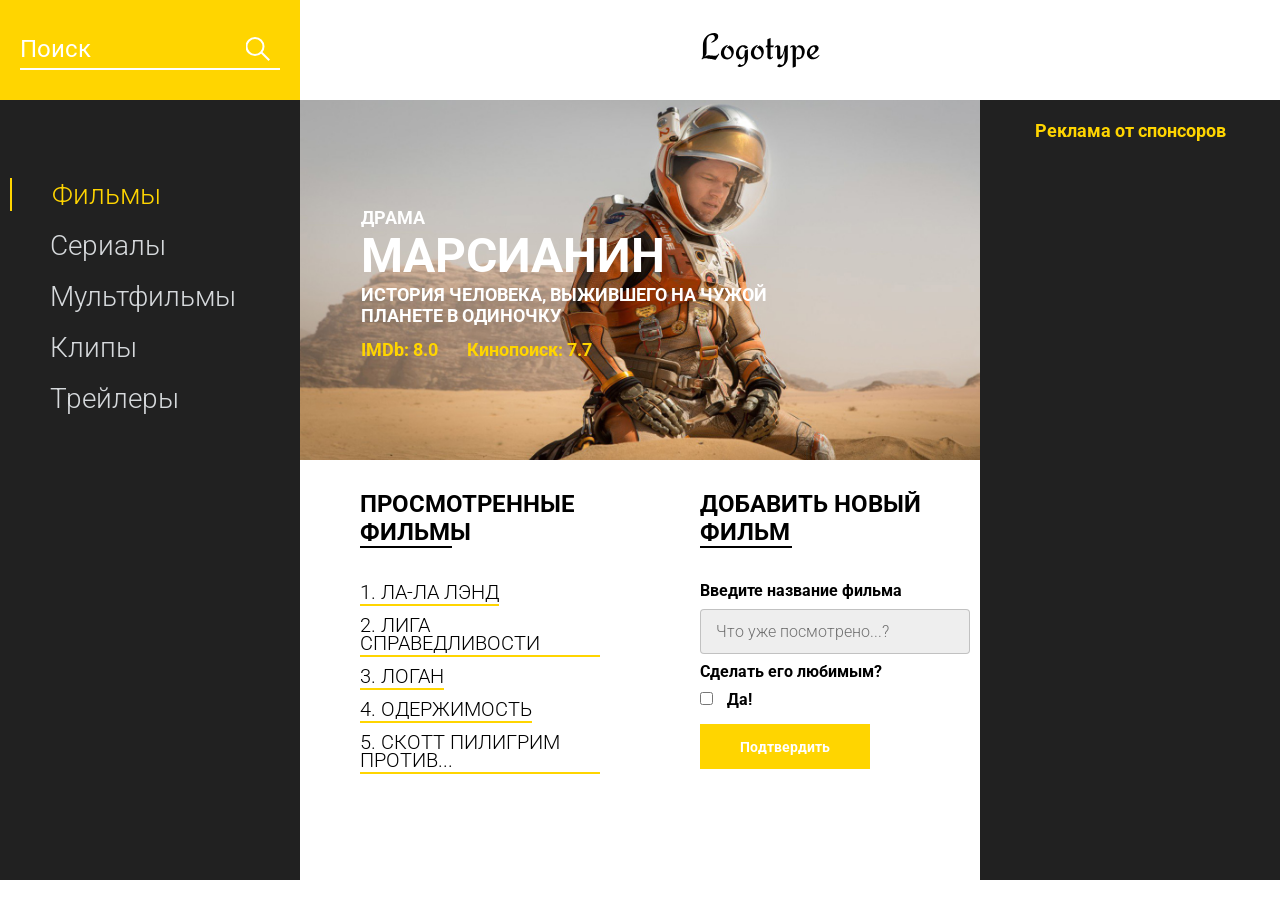
<file: project 1/index.html>
<!DOCTYPE html>
<html lang="en">
<head>
    <meta charset="UTF-8">
    <meta name="viewport" content="width=device-width, initial-scale=1.0">
    <title>Movie DB</title>
    <link href="https://fonts.googleapis.com/css?family=Roboto:300,400,700&display=swap&subset=cyrillic-ext" rel="stylesheet">
    <link rel="stylesheet" href="css/style.min.css">
</head>
<body>
    <header class="header">
        <div class="header__search">
            <form action="#">
                <input type="text" placeholder="Поиск">
            </form>
        </div>
        <div class="header__logo">
            <img src="icons/Logotype.svg" alt="logo">
        </div>
    </header>
    <main class="promo">
        <div class="promo__menu">
            <nav class="promo__menu-list">
                <ul>
                    <li><a class="promo__menu-item promo__menu-item_active" href="#">Фильмы</a></li>
                    <li><a class="promo__menu-item" href="#">Сериалы</a></li>
                    <li><a class="promo__menu-item" href="#">Мультфильмы</a></li>
                    <li><a class="promo__menu-item" href="#">Клипы</a></li>
                    <li><a class="promo__menu-item" href="#">Трейлеры</a></li>
                </ul>
            </nav>
        </div>
        <div class="promo__content">
            <div class="promo__bg">
                <div class="promo__genre">КОМЕДИЯ</div>
                <div class="promo__title">МАРСИАНИН</div>
                <div class="promo__descr">ИСТОРИЯ ЧЕЛОВЕКА, ВЫЖИВШЕГО НА ЧУЖОЙ ПЛАНЕТЕ В ОДИНОЧКУ</div>
                <div class="promo__ratings">
                    <span>IMDb: 8.0</span>
                    <span>Кинопоиск: 7.7</span>
                </div>
            </div>
            <div class="promo__interactive">
                <div>
                    <div class="promo__interactive-title">ПРОСМОТРЕННЫЕ ФИЛЬМЫ</div>
                    <ul class="promo__interactive-list">
                        <li class="promo__interactive-item">ЛОГАН
                            <div class="delete"></div>
                        </li>
                        <li class="promo__interactive-item">ЛИГА СПРАВЕДЛИВОСТИ
                            <div class="delete"></div>
                        </li>
                        <li class="promo__interactive-item">ЛА-ЛА ЛЭНД
                            <div class="delete"></div>
                        </li>
                        <li class="promo__interactive-item">ОДЕРЖИМОСТЬ
                            <div class="delete"></div>
                        </li>
                        <li class="promo__interactive-item">СКОТТ ПИЛИГРИМ ПРОТИВ...
                            <div class="delete"></div>
                        </li>
                    </ul>
                </div>
                <div>
                    <form class="add">
                        <div class="promo__interactive-title">ДОБАВИТЬ НОВЫЙ ФИЛЬМ</div>
                        <span>Введите название фильма</span>
                        <input class="adding__input" type="text" placeholder="Что уже посмотрено...?">
                        <span>Сделать его любимым?</span>
                        <input type="checkbox">
                        <span class="yes">Да!</span>
                        <button>Подтвердить</button>
                    </form>
                </div>
            </div>
        </div>
        <div class="promo__adv">
            <div class="promo__adv-title">Реклама от спонсоров</div>
            <img src="img/content_1.jpg" alt="some picture">
            <img src="img/content_2.jpg" alt="some picture">
            <img src="img/content_3.png" alt="some picture">
        </div>
    </main>

    <script src="js/script.js"></script>
</body>
</html>
</file>
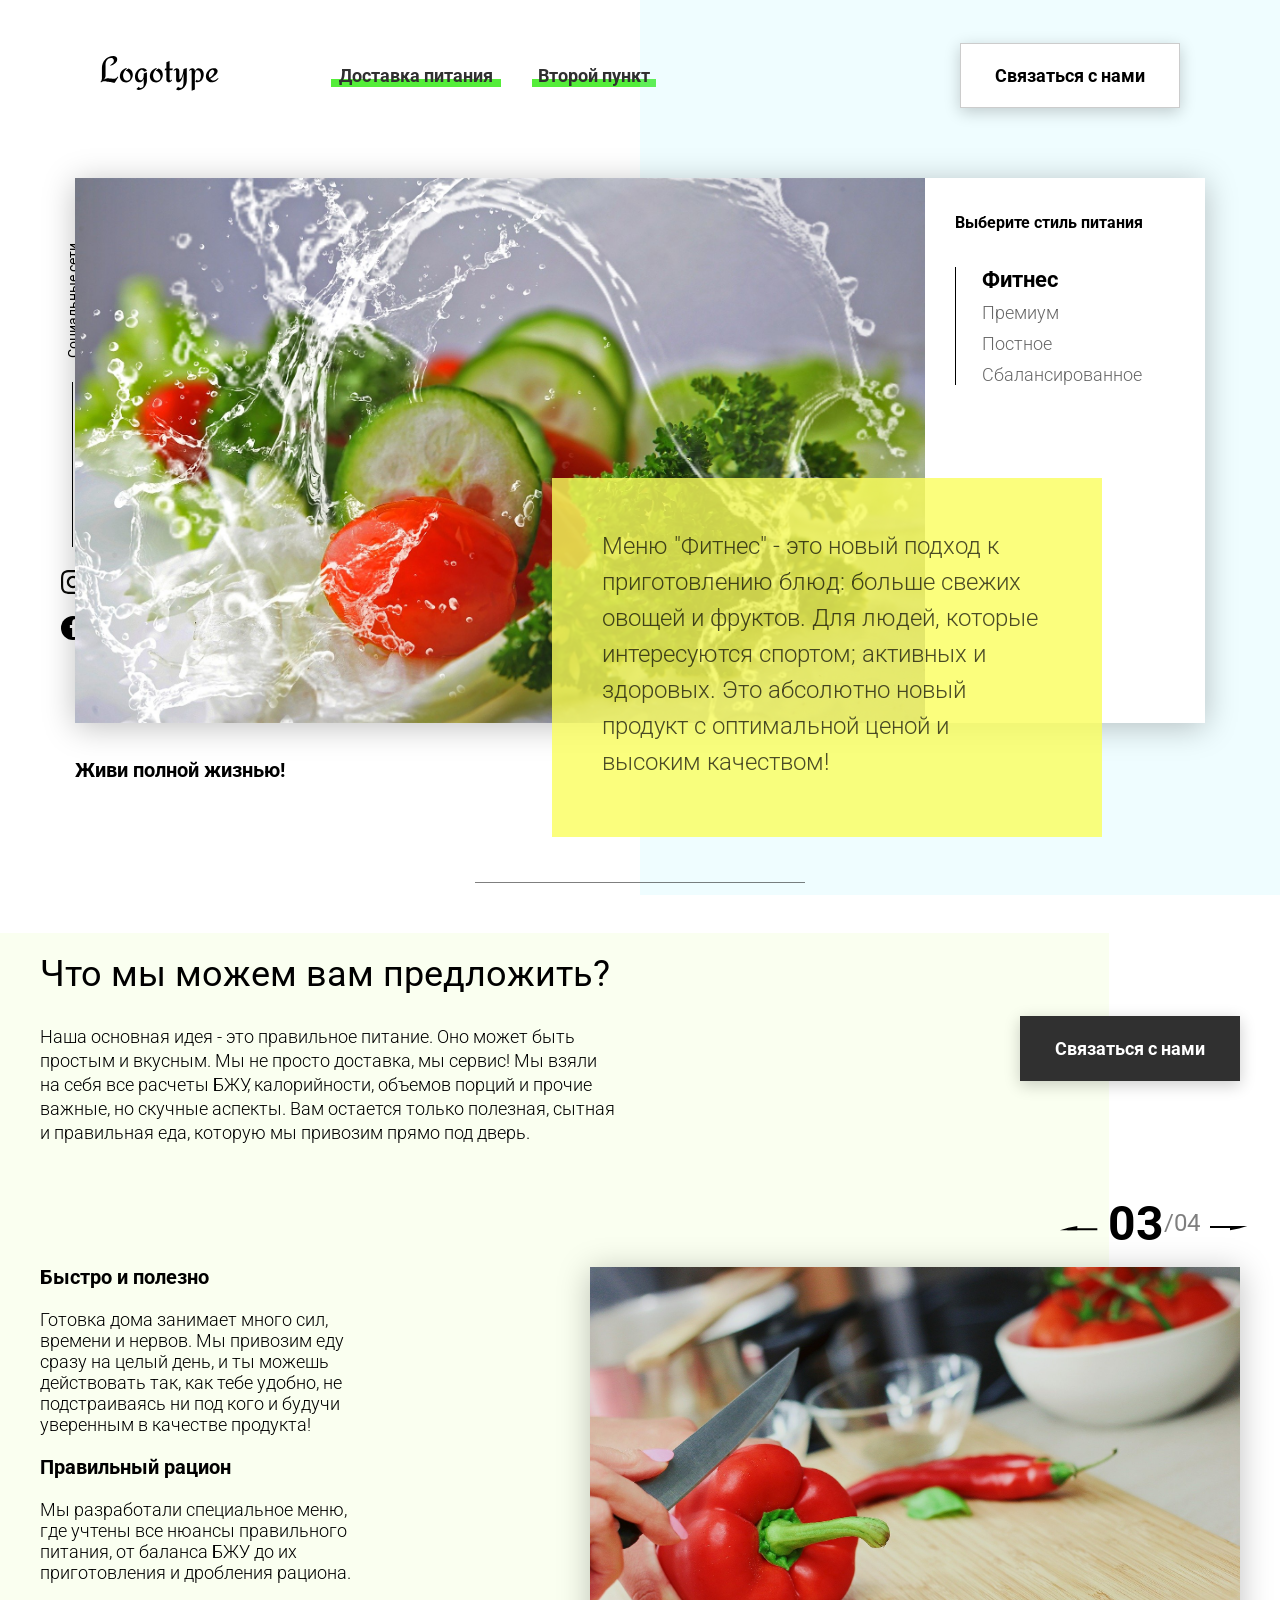
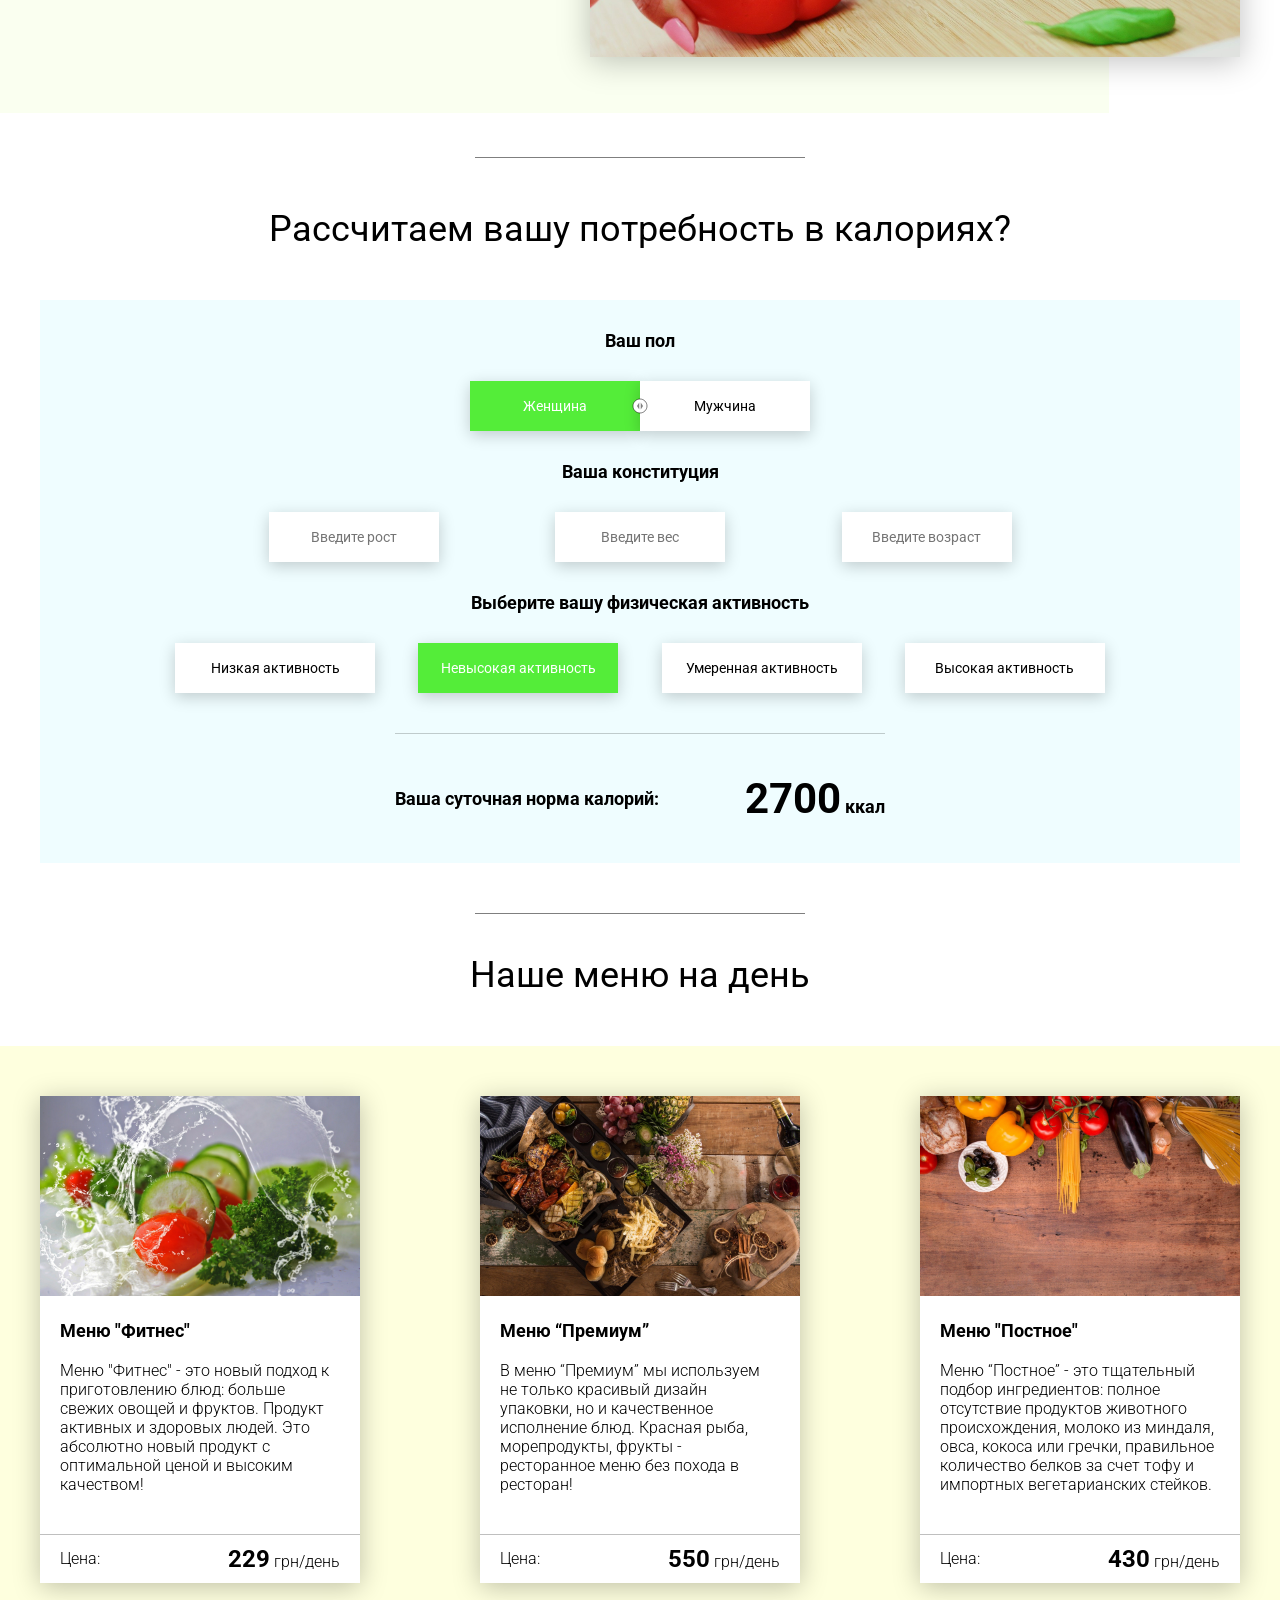
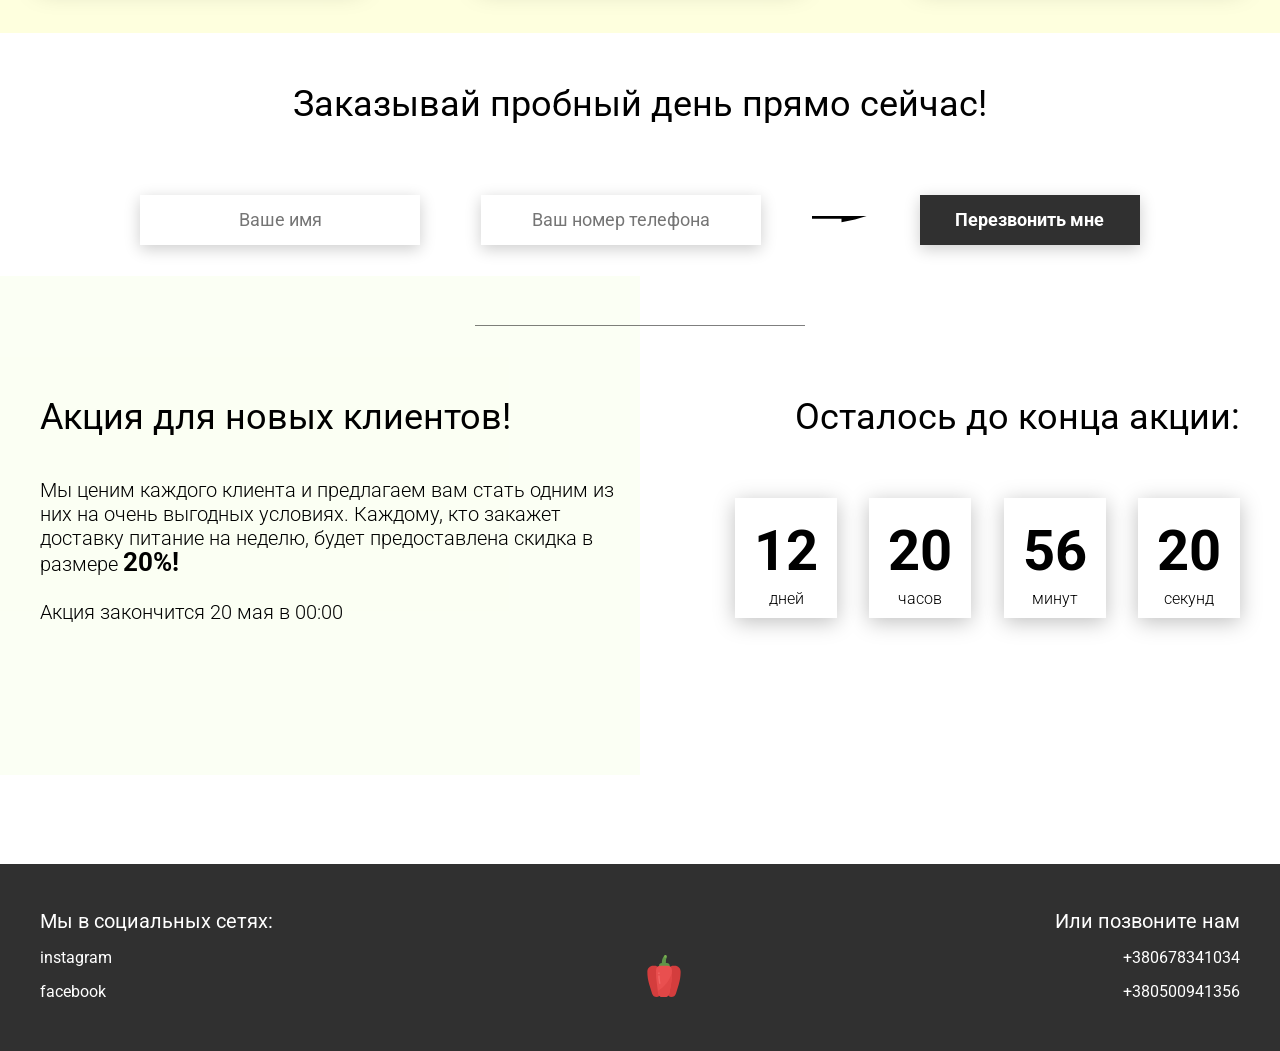
<file: project 2/index.html>
<!DOCTYPE html>
<html lang="en">
<head>
    <meta charset="UTF-8">
    <meta name="viewport" content="width=device-width, initial-scale=1.0">
    <title>Food</title>
    <link rel="stylesheet" href="css/style.css">
</head>
<body>
    <header class="header">
        <div class="header__left-block">
            <div class="header__logo">
                <img src="icons/logo.svg" alt="Логотип">
            </div>
            <nav class="header__links">
                <a href="#" class="header__link">Доставка питания</a>
                <a href="#" class="header__link">Второй пункт</a>
            </nav>
        </div>
        <div class="header__right-block">
            <button class="btn btn_white">Связаться с нами</button>
        </div>
    </header>
    <div class="sidepanel">
        <div class="sidepanel__text"><span>Социальные сети</span></div>
        <div class="sidepanel__divider"></div>
        <a href="#" class="sidepanel__icon">
            <img src="icons/instagram.svg" alt="instagram">
        </a>
        <a href="#" class="sidepanel__icon">
            <img src="icons/facebook.svg" alt="facebook">
        </a>
    </div>

    <div class="preview">
        <div class="bgc_blue"></div>
        <div class="container">
            <div class="tabcontainer">
                <div class="tabcontent">
                    <img src="img/tabs/vegy.jpg" alt="vegy">
                    <div class="tabcontent__descr">
                        Меню "Фитнес" - это новый подход к приготовлению блюд: больше свежих овощей и фруктов. Для людей, которые интересуются спортом; активных и здоровых. Это абсолютно новый продукт с оптимальной ценой и высоким качеством!
                    </div>
                </div>
                <div class="tabcontent">
                    <img src="img/tabs/elite.jpg" alt="elite">
                    <div class="tabcontent__descr">
                        Меню “Премиум” - мы используем не только красивый дизайн упаковки, но и качественное исполнение блюд. Красная рыба, морепродукты, фрукты - ресторанное меню без похода в ресторан!                                     
                    </div>
                </div> 
                 <div class="tabcontent">
                    <img src="img/tabs/post.jpg" alt="post">
                    <div class="tabcontent__descr">
                        Наше специальное “Постное меню” - это тщательный подбор ингредиентов: полное отсутствие продуктов животного происхождения. Полная гармония с собой и природой в каждом элементе! Все будет Ом!                                     
                    </div>
                </div>
                <div class="tabcontent">
                    <img src="img/tabs/vegy.jpg" alt="vegy">
                    <div class="tabcontent__descr">
                        Меню "Сбалансированное" - это соответствие вашего рациона всем научным рекомендациям. Мы тщательно просчитываем вашу потребность в к/б/ж/у и создаем лучшие блюда для вас.
                    </div>
                </div> 
                <div class="tabheader">
                    <h3>Выберите стиль питания</h3>
                    <div class="tabheader__items">
                        <div class="tabheader__item tabheader__item_active">Фитнес</div>
                        <div class="tabheader__item">Премиум</div>
                        <div class="tabheader__item">Постное</div>
                        <div class="tabheader__item">Сбалансированное</div>
                    </div>
                </div>
            </div>
            <div class="preview__life">Живи полной жизнью!</div>
        </div>
    </div>

    <div class="divider"></div>

    <div class="offer">
        <div class="bgc_y"></div>
        <div class="container">
            <div class="offer__text">
                <h2 class="title">Что мы можем вам предложить?</h2>
                <div class="offer__descr">
                    Наша основная идея - это правильное питание. Оно может быть простым и вкусным. Мы не просто доставка, мы сервис! Мы взяли на себя все расчеты БЖУ, калорийности, объемов порций и прочие важные, но скучные аспекты. Вам остается только полезная, сытная и правильная еда, которую мы привозим прямо под дверь.
                </div>
            </div>
            <div class="offer__action">
                <button class="btn btn_dark">Связаться с нами</button>
            </div>
        </div>
        <div class="container">
            <div class="offer__advantages">
                <h2>Быстро и полезно</h2>
                <div class="offer__advantages-text">
                    Готовка дома занимает много сил, времени и нервов. Мы привозим еду сразу на целый день, и ты можешь действовать так, как тебе удобно, не подстраиваясь ни под кого и будучи уверенным в качестве продукта!
                </div>
                <h2>Правильный рацион</h2>
                <div class="offer__advantages-text">
                    Мы разработали специальное меню, где учтены все нюансы правильного питания, от баланса БЖУ до их приготовления и дробления рациона.
                </div>
            </div>
            <div class="offer__slider">
                <div class="offer__slider-counter">
                    <div class="offer__slider-prev">
                        <img src="icons/left.svg" alt="prev">
                    </div>
                    <span id="current">03</span>
                    /
                    <span id="total">04</span>
                    <div class="offer__slider-next">
                        <img src="icons/right.svg" alt="next">
                    </div>
                </div>
                <div class="offer__slider-wrapper">
                    <div class="offer__slide">
                        <img src="img/slider/pepper.jpg" alt="pepper">
                    </div>
                    <!-- <div class="offer__slide">
                        <img src="img/slider/food-12.jpg" alt="food">
                    </div>
                    <div class="offer__slide">
                        <img src="img/slider/olive-oil.jpg" alt="oil">
                    </div>
                    <div class="offer__slide">
                        <img src="img/slider/paprika.jpg" alt="paprika">
                    </div> -->
                </div>
            </div>
        </div>
    </div>

    <div class="divider"></div>

    <div class="calculating">
        <div class="container">
            <h2 class="title">Рассчитаем вашу потребность в калориях?
            </h2>
            <div class="calculating__field">
                <div class="calculating__subtitle">
                    Ваш пол
                </div>
                <div class="calculating__choose" id="gender">
                    <div class="calculating__choose-item calculating__choose-item_active">Женщина</div>
                    <div class="calculating__choose-item">Мужчина</div>
                </div>

                <div class="calculating__subtitle">
                    Ваша конституция
                </div>
                <div class="calculating__choose calculating__choose_medium">
                    <input type="text" id="height" placeholder="Введите рост" class="calculating__choose-item">
                    <input type="text" id="weight" placeholder="Введите вес"  class="calculating__choose-item">
                    <input type="text" id="age" placeholder="Введите возраст" class="calculating__choose-item">
                </div>

                <div class="calculating__subtitle">
                    Выберите вашу физическая активность
                </div>
                <div class="calculating__choose calculating__choose_big">
                    <div id="low" class="calculating__choose-item">Низкая активность </div>
                    <div id="small"  class="calculating__choose-item calculating__choose-item_active">Невысокая активность</div>
                    <div id="medium" class="calculating__choose-item">Умеренная активность</div>
                    <div id="high" class="calculating__choose-item">Высокая активность</div>
                </div>

                <div class="calculating__divider"></div>

                <div class="calculating__total">
                    <div class="calculating__subtitle">
                        Ваша суточная норма калорий:
                    </div>
                    <div class="calculating__result">
                        <span>2700</span> ккал
                    </div>
                </div>
            </div>
        </div>
    </div>

    <div class="divider"></div>

    <div class="menu">
        <h2 class="title">Наше меню на день</h2>

        <div class="menu__field">
            <div class="container">
                <div class="menu__item">
                    <img src="img/tabs/vegy.jpg" alt="vegy">
                    <h3 class="menu__item-subtitle">Меню "Фитнес"</h3>
                    <div class="menu__item-descr">Меню "Фитнес" - это новый подход к приготовлению блюд: больше свежих овощей и фруктов. Продукт активных и здоровых людей. Это абсолютно новый продукт с оптимальной ценой и высоким качеством!</div>
                    <div class="menu__item-divider"></div>
                    <div class="menu__item-price">
                        <div class="menu__item-cost">Цена:</div>
                        <div class="menu__item-total"><span>229</span> грн/день</div>
                    </div>
                </div>
                <div class="menu__item">
                    <img src="img/tabs/elite.jpg" alt="elite">
                    <h3 class="menu__item-subtitle">Меню “Премиум”</h3>
                    <div class="menu__item-descr">В меню “Премиум” мы используем не только красивый дизайн упаковки, но и качественное исполнение блюд. Красная рыба, морепродукты, фрукты - ресторанное меню без похода в ресторан!</div>
                    <div class="menu__item-divider"></div>
                    <div class="menu__item-price">
                        <div class="menu__item-cost">Цена:</div>
                        <div class="menu__item-total"><span>550</span> грн/день</div>
                    </div>
                </div>
                <div class="menu__item">
                    <img src="img/tabs/post.jpg" alt="post">
                    <h3 class="menu__item-subtitle">Меню "Постное"</h3>
                    <div class="menu__item-descr">Меню “Постное” - это тщательный подбор ингредиентов: полное отсутствие продуктов животного происхождения, молоко из миндаля, овса, кокоса или гречки, правильное количество белков за счет тофу и импортных вегетарианских стейков. </div>
                    <div class="menu__item-divider"></div>
                    <div class="menu__item-price">
                        <div class="menu__item-cost">Цена:</div>
                        <div class="menu__item-total"><span>430</span> грн/день</div>
                    </div>
                </div>
            </div>
        </div>
    </div>

    <div class="order">
        <div class="container">
            <div class="title">Заказывай пробный день прямо сейчас!</div>
            <form action="#" class="order__form">
                <input required placeholder="Ваше имя" name="name" type="text" class="order__input">
                <input required placeholder="Ваш номер телефона" name="phone" type="phone" class="order__input">
                <img src="icons/right.svg" alt="right">
                <button class="btn btn_dark btn_min">Перезвонить мне</button>
            </form>
        </div>
    </div>

    <div class="divider"></div>

    <div class="promotion">
        <div class="bgc_y"></div>
        <div class="container">
            <div class="promotion__text">
                <div class="title">Акция для новых клиентов!</div>
                <div class="promotion__descr">
                    Мы ценим каждого клиента и предлагаем вам стать одним из них на очень выгодных условиях. 
                    Каждому, кто закажет доставку питание на неделю, будет предоставлена скидка в размере <span>20%!</span>
                    <br><br>
                    Акция закончится 20 мая в 00:00
                </div>
            </div>
            <div class="promotion__timer">
                <div class="title">Осталось до конца акции:</div>
                <div class="timer">
                    <div class="timer__block">
                        <span id="days">12</span>
                        дней
                    </div>
                    <div class="timer__block">
                        <span id="hours">20</span>
                        часов
                    </div>
                    <div class="timer__block">
                        <span id="minutes">56</span>
                        минут
                    </div>
                    <div class="timer__block">
                        <span id="seconds">20</span>
                        секунд
                    </div>
                </div>
            </div>
        </div>
    </div>

    <footer class="footer">
        <div class="container">
            <div class="social">
                <div class="subtitle">Мы в социальных сетях:</div>
                <a href="#" class="link">instagram</a>
                <a href="#" class="link">facebook</a>
            </div>
            <div class="pepper">
                <img src="icons/veg.svg" alt="pepper">
            </div>
            <div class="call">
                <div class="subtitle">Или позвоните нам</div>
                <a href="#" class="link">+380678341034</a>
                <a href="#" class="link">+380500941356</a>
            </div>
        </div>
    </footer>

    <div class="modal">
        <div class="modal__dialog">
            <div class="modal__content">
                <form action="#">
                    <div class="modal__close">&times;</div>
                    <div class="modal__title">Мы свяжемся с вами как можно быстрее!</div>
                    <input required placeholder="Ваше имя" name="name" type="text" class="modal__input">
                    <input required placeholder="Ваш номер телефона" name="phone" type="phone" class="modal__input">
                    <button class="btn btn_dark btn_min">Перезвонить мне</button>
                </form>
            </div>
        </div>
    </div>

    <script src="js/script.js"></script>

</body>
</html>
</file>
<file: project 2/css/style.css>
@import url(https://fonts.googleapis.com/css?family=Roboto:300,400,700&display=swap&subset=cyrillic-ext);*{box-sizing:border-box;margin:0;padding:0;font-family:Roboto,sans-serif}a{text-decoration:none}.btn{width:220px;height:65px;display:flex;justify-content:center;align-items:center;background-color:#fff;font-size:18px;font-weight:700;border:1px solid rgba(0,0,0,.2);box-shadow:0 4px 15px rgba(0,0,0,.2);cursor:pointer;transition:.3s all;outline:0}.btn_white{background-color:#fff}.btn_dark{background-color:#303030;color:#fff;border:none}.btn_min{height:50px}.btn:hover{box-shadow:0 4px 30px rgba(0,0,0,.3)}.container{max-width:1200px;margin:0 auto}.divider{width:330px;height:1px;margin:0 auto;background-color:rgba(0,0,0,.5)}.title{font-size:36px;font-weight:400}.header{display:flex;justify-content:space-between;align-items:center;height:150px;padding:0 100px}.header__left-block{display:flex;justify-content:space-between;min-width:550px}.header__logo{max-width:170px}.header__logo img{width:100%}.header__links{display:flex;align-items:center}.header__link{position:relative;margin-right:45px;font-weight:700;font-size:18px;color:#303030}.header__link:after{content:'';position:absolute;display:block;width:110%;left:-5%;bottom:-1px;z-index:-1;height:8px;background:#54ed39}.header__link:last-child{margin-right:0}.sidepanel{position:fixed;left:60px;top:240px;height:400px;width:25px;display:flex;flex-direction:column;justify-content:space-between;align-items:center}.sidepanel__text{width:120px;height:120px;font-size:14px}.sidepanel__text span{display:flex;transform:rotate(-90deg) translateX(-50px)}.sidepanel__divider{width:1px;height:165px;background-color:#000}.sidepanel__icon{width:24px;height:24px}.sidepanel__icon img{width:100%}.preview{padding:28px 0 100px 0;position:relative}.preview__life{font-weight:700;font-size:20px;margin-left:35px;margin-top:35px}.bgc_blue{position:absolute;right:0;top:-155px;width:50vw;height:900px;background:rgba(146,242,255,.15);z-index:-1}.tabcontainer{display:flex;width:1130px;margin:0 auto;box-shadow:0 4px 30px rgba(0,0,0,.25)}.tabcontent{width:850px;position:relative}.tabcontent img{width:100%;height:100%;object-fit:cover}.tabcontent__descr{position:absolute;top:300px;right:-177px;width:550px;height:359px;background:rgba(251,254,93,.8);padding:50px;font-size:24px;font-weight:300;line-height:36px;color:rgba(0,0,0,.7)}.tabheader{width:280px;padding:35px 30px;background-color:#fff}.tabheader h3{font-weight:700;font-size:16px}.tabheader__items{margin-top:35px;padding-left:26px;border-left:1px solid #000}.tabheader__item{font-weight:700;font-size:18px;font-weight:300;margin-top:10px;color:rgba(0,0,0,.6);cursor:pointer;transition:.3s all}.tabheader__item_active{color:#000;font-size:22px;font-weight:700}.offer{padding:70px 0 100px 0;position:relative}.offer .container{display:flex;justify-content:space-between}.offer .bgc_y{position:absolute;width:1109px;height:780px;background:rgba(243,255,222,.45);z-index:-1;top:50px}.offer__text{width:580px}.offer__descr{font-size:18px;margin-top:30px;font-weight:300;line-height:24px}.offer__action{display:flex;align-items:center;justify-content:flex-end}.offer__advantages{width:330px;margin-top:50px}.offer__advantages h2{font-weight:700;font-size:20px;margin-top:20px}.offer__advantages h2:first-child{margin-top:70px}.offer__advantages-text{margin-top:20px;font-size:18px;font-weight:300;line-height:21px}.offer__slider{width:650px;margin-top:50px;display:flex;flex-direction:column;align-items:flex-end}.offer__slider-counter{display:flex;width:180px;align-items:center;font-size:24px;color:rgba(0,0,0,.5)}.offer__slider-wrapper{width:100%;margin-top:15px;box-shadow:0 4px 30px rgba(0,0,0,.25)}.offer__slider-prev{margin-right:10px;cursor:pointer}.offer__slider-next{margin-left:10px;cursor:pointer}.offer__slider #current{font-size:48px;font-weight:700;color:#000}.offer__slide{width:100%;height:390px}.offer__slide img{width:100%;height:100%;object-fit:cover}.calculating{padding:50px 0}.calculating .title{text-align:center}.calculating__field{width:100%;margin-top:50px;background:rgba(146,242,255,.15);padding:30px 0 40px 0}.calculating__subtitle{text-align:center;font-size:18px;font-weight:700;margin-top:30px}.calculating__subtitle:first-child{margin-top:0}.calculating #gender:after{content:'';position:absolute;top:50%;transform:translateY(-50%);display:block;width:16px;height:16px;background:url(../icons/switch.svg) center center/cover no-repeat}.calculating__choose{position:relative;display:flex;margin-top:30px;justify-content:center}.calculating__choose-item{display:flex;align-items:center;justify-content:center;width:170px;height:50px;padding:0 10px;background:#fff;box-shadow:0 4px 15px rgba(0,0,0,.2);border:none;text-align:center;font-size:14px;cursor:pointer;outline:0;transition:.3s all}.calculating__choose-item_active{color:#fff;background-color:#54ed39}.calculating__choose_medium{width:743px;justify-content:space-between;margin:30px auto 0 auto}.calculating__choose_big{width:930px;justify-content:space-between;margin:30px auto 0 auto}.calculating__choose_big .calculating__choose-item{width:200px}.calculating__divider{width:490px;height:1px;margin:40px auto;background-color:rgba(0,0,0,.2)}.calculating__total{width:490px;margin:0 auto;display:flex;justify-content:space-between;align-items:center}.calculating__result{font-size:18px;font-weight:700}.calculating__result span{font-size:42px}.menu{padding:40px 0 50px 0}.menu .container{display:flex;justify-content:space-between;align-items:flex-start}.menu .title{text-align:center}.menu__field{margin-top:50px;padding:50px 0;width:100%;background:rgba(249,254,126,.25)}.menu__item{width:320px;min-height:450px;background:#fff;box-shadow:0 4px 25px rgba(0,0,0,.25);font-size:16px;font-weight:300}.menu__item img{width:100%;height:200px;object-fit:cover}.menu__item-subtitle{font-weight:700;font-size:18px;padding:0 20px;margin-top:20px}.menu__item-descr{margin-top:20px;padding:0 20px}.menu__item-divider{width:100%;height:1px;background-color:rgba(0,0,0,.25);margin-top:40px}.menu__item-price{display:flex;justify-content:space-between;align-items:center;padding:10px 20px}.menu__item-price span{font-size:24px;font-weight:700}.order{padding-bottom:80px}.order .title{text-align:center}.order__form{margin-top:70px;padding:0 100px;display:flex;justify-content:space-between;align-items:center}.order__form img{transform:scale(1.5)}.order__input{width:280px;height:50px;background:#fff;box-shadow:0 4px 15px rgba(0,0,0,.2);border:none;font-size:18px;text-align:center;padding:0 20px;outline:0}.promotion{padding:70px 0 240px 0;position:relative}.promotion .container{display:flex}.promotion .bgc_y{position:absolute;width:50%;height:499px;background:rgba(243,255,222,.35);z-index:-1;top:-50px;left:0}.promotion__text{width:50%}.promotion__descr{margin-top:40px;font-size:20px;line-height:24px;font-weight:300}.promotion__descr span{font-weight:700;font-size:26px}.promotion__timer{width:50%}.promotion__timer .title{text-align:right}.promotion__timer .timer{margin-top:60px;padding-left:95px;display:flex;justify-content:space-between;align-items:center}.promotion__timer .timer__block{width:102px;height:120px;background:#fff;box-shadow:0 4px 20px rgba(0,0,0,.25);font-size:16px;font-weight:300;text-align:center}.promotion__timer .timer__block span{display:block;margin-top:20px;margin-bottom:5px;font-size:56px;font-weight:700}.footer{min-height:180px;background-color:#303030;padding:45px 0 50px 0;color:#fff}.footer .container{height:100%;display:flex;justify-content:space-between;align-items:flex-end}.footer .subtitle{font-size:20px}.footer .link{display:block;margin-top:15px;font-size:16px;color:#fff}.footer .call{text-align:right}.modal{position:fixed;top:0;left:0;z-index:1050;display:none;width:100%;height:100%;overflow:hidden;background-color:rgba(0,0,0,.5)}.modal__dialog{max-width:500px;margin:40px auto}.modal__content{position:relative;width:100%;padding:40px;background-color:#fff;border:1px solid rgba(0,0,0,.2);border-radius:4px;max-height:80vh;overflow-y:auto}.modal__close{position:absolute;top:8px;right:14px;font-size:30px;color:#000;opacity:.5;font-weight:700;border:none;background-color:transparent;cursor:pointer}.modal__title{text-align:center;font-size:22px;text-transform:uppercase}.modal__input{display:block;margin:20px auto 20px auto;width:280px;height:50px;background:#fff;box-shadow:0 4px 15px rgba(0,0,0,.2);border:none;font-size:18px;text-align:center;padding:0 20px;outline:0}.modal .btn{display:block;width:280px;margin:0 auto}.show{display:block}.hide{display:none}.fade{animation-name:fade;animation-duration:1.5s;}@keyframes fade{from{opacity: 0.1;}to{opacity: 1;}}
</file>
<file: project 1/css/style.min.css>
*{-webkit-box-sizing:border-box;box-sizing:border-box;margin:0;padding:0;font-family:'Roboto', sans-serif}.header{display:-webkit-box;display:-ms-flexbox;display:flex;height:100px}.header__search{display:-webkit-box;display:-ms-flexbox;display:flex;-webkit-box-pack:center;-ms-flex-pack:center;justify-content:center;-webkit-box-align:center;-ms-flex-align:center;align-items:center;height:100%;width:300px;background:#FFD500}.header__search form{position:relative;width:260px;height:30px}.header__search form input{width:100%;border:none;border-bottom:2px solid #fff;background-color:transparent;color:#fff;font-size:24px;line-height:28px;padding-bottom:5px;outline:none}.header__search form input::-webkit-input-placeholder{color:#fff}.header__search form input:-ms-input-placeholder{color:#fff}.header__search form input::-ms-input-placeholder{color:#fff}.header__search form input::placeholder{color:#fff}.header__search form:after{content:'';display:block;position:absolute;top:2px;right:10px;background:url("../icons/search.svg") center center/cover no-repeat;width:24px;height:24px}.header__logo{display:-webkit-box;display:-ms-flexbox;display:flex;-webkit-box-pack:center;-ms-flex-pack:center;justify-content:center;-webkit-box-align:center;-ms-flex-align:center;align-items:center;height:100%;width:calc(100% - 360px)}.promo{height:780px;display:-webkit-box;display:-ms-flexbox;display:flex}.promo__menu{width:300px;height:100%;background:#212121;padding:60px 0 0 10px}.promo__menu-item{display:block;font-size:28px;line-height:33px;color:#D6D9DC;text-decoration:none;font-weight:300;padding-left:40px;margin-top:18px}.promo__menu-item:hover{color:#FFD500}.promo__menu-item_active{border-left:2px solid  #FFD500;color:#FFD500}.promo__content{width:calc(100% - 600px)}.promo__bg{height:360px;background:url("../img/mars.webp") center center/cover no-repeat;background-position:top;padding:107px 0 0 61px}.promo__genre{font-weight:bold;font-size:18px;line-height:21px;color:#FFFFFF;text-transform:uppercase}.promo__title{font-weight:bold;font-size:48px;line-height:56px;color:#FFFFFF;text-transform:uppercase}.promo__descr{width:481px;font-weight:bold;font-size:18px;line-height:21px;color:#FFFFFF;text-transform:uppercase}.promo__ratings{margin-top:13px}.promo__ratings span{font-weight:bold;font-size:18px;line-height:21px;color:#FFD500;margin-right:25px}.promo__interactive{display:-webkit-box;display:-ms-flexbox;display:flex}.promo__interactive>div{width:50%;padding:30px 0 0 60px}.promo__interactive-title{display:inline-block;font-weight:bold;font-size:24px;line-height:28px;color:#000000}.promo__interactive-title:after{content:'';display:block;width:33%;height:2px;background-color:#000}.promo__interactive-list{list-style-type:none;margin-top:35px;display:-webkit-box;display:-ms-flexbox;display:flex;-webkit-box-orient:vertical;-webkit-box-direction:normal;-ms-flex-direction:column;flex-direction:column;-webkit-box-align:start;-ms-flex-align:start;align-items:flex-start}.promo__interactive-item{display:inline-block;position:relative;font-weight:300;font-size:20px;line-height:18px;color:#000000;margin-bottom:15px;padding-right:40px;text-transform:uppercase}.promo__interactive-item span{display:block;position:absolute;left:-30px;top:50%;-webkit-transform:translateY(-50%);transform:translateY(-50%);width:20px;height:20px;background:url("../icons/Star.svg") center center/cover no-repeat}.promo__interactive-item:before{content:'';position:absolute;bottom:-5px;display:block;width:calc(100% - 40px);height:2px;background-color:#FFD500}.promo__interactive-item:hover .delete{content:'';display:block;position:absolute;right:0px;top:50%;-webkit-transform:translateY(-50%);transform:translateY(-50%);width:20px;height:20px;background:url("../icons/trash.png") center center/cover no-repeat;cursor:pointer}.promo__interactive .add .promo__interactive-title{margin-bottom:25px}.promo__interactive .add span{display:block;margin:10px 0;font-weight:bold;font-size:16px;line-height:16px;color:#000000}.promo__interactive .add .yes{display:inline;margin-left:10px}.promo__interactive .add input[type="text"]{width:270px;height:45px;line-height:50px;font-size:16px;background:rgba(196,196,196,0.29);border:1px solid rgba(0,0,0,0.19);padding:0 15px;outline:none;border-radius:4px}.promo__interactive .add input[type="text"]::-webkit-input-placeholder{font-weight:300;font-size:16px;color:rgba(0,0,0,0.53)}.promo__interactive .add input[type="text"]:-ms-input-placeholder{font-weight:300;font-size:16px;color:rgba(0,0,0,0.53)}.promo__interactive .add input[type="text"]::-ms-input-placeholder{font-weight:300;font-size:16px;color:rgba(0,0,0,0.53)}.promo__interactive .add input[type="text"]::placeholder{font-weight:300;font-size:16px;color:rgba(0,0,0,0.53)}.promo__interactive .add button{display:block;margin-top:15px;width:170px;height:45px;background:#FFD500;font-weight:bold;font-size:14px;line-height:14px;color:#FFFFFF;border:none;outline:none;cursor:pointer}.promo__interactive .add button:active{-webkit-transform:scale(0.95);transform:scale(0.95)}.promo__adv{background:#212121;width:300px;height:100%}.promo__adv-title{font-weight:bold;font-size:18px;line-height:21px;color:#FFD500;margin:20px 0;text-align:center}.promo__adv img{width:100%;margin-bottom:10px}
/*# sourceMappingURL=style.min.css.map */
</file>
